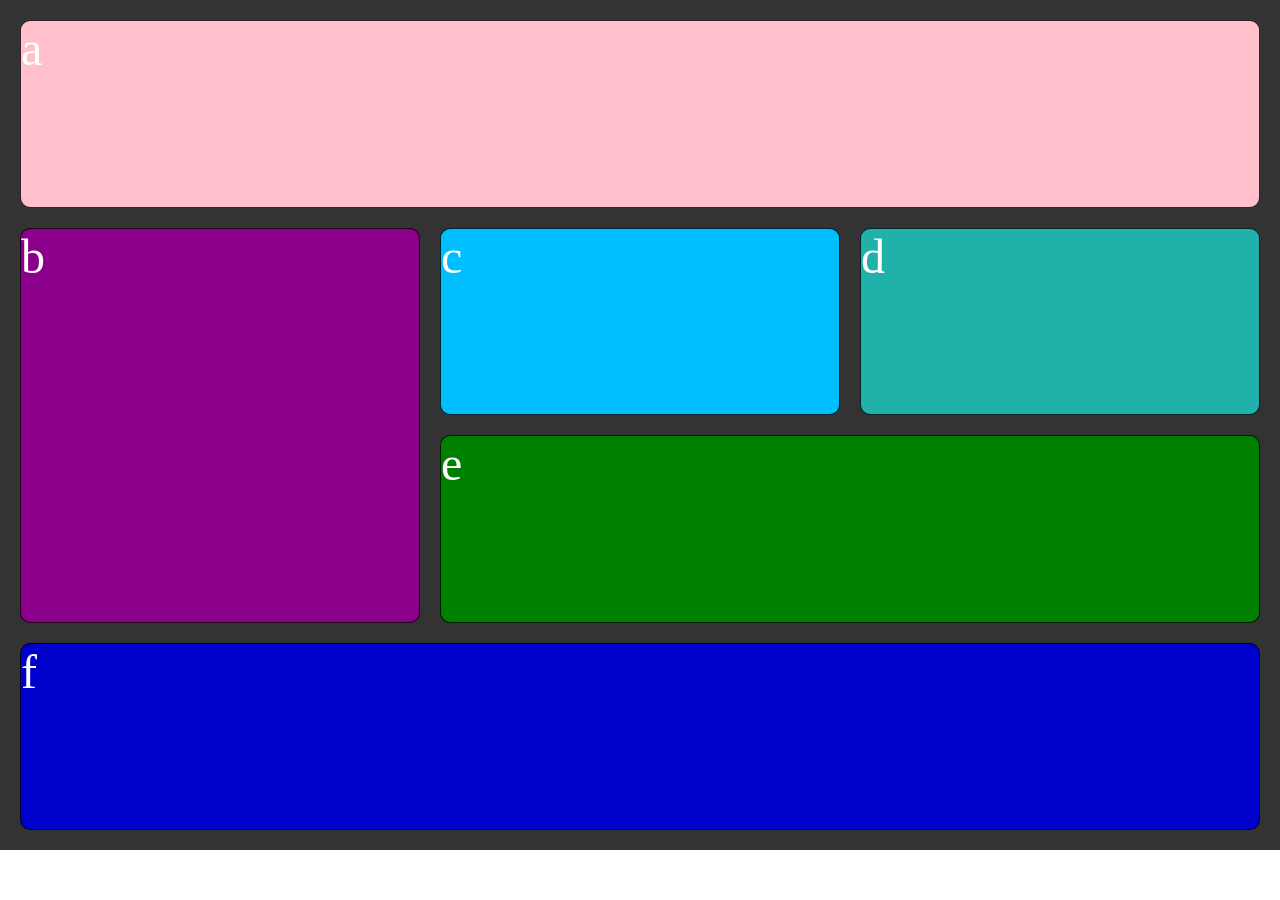
<file: session1-lab-exercise/EX-1/index.html>
<!DOCTYPE html>
<html lang="en">
<head>
    <meta charset="UTF-8">
    <meta name="viewport" content="width=device-width, initial-scale=1.0">
    <title>Grid</title>
    <link rel="stylesheet" href="style.css">
</head>
<body>
    <div class="wrapper">
        <div class="item a">a</div>
        <div class="item b">b</div>
        <div class="item c">c</div>  
        <div class="item d">d</div>
        <div class="item e">e</div>
        <div class="item f">f</div>  
      </div>
</body>
</html>
</file>
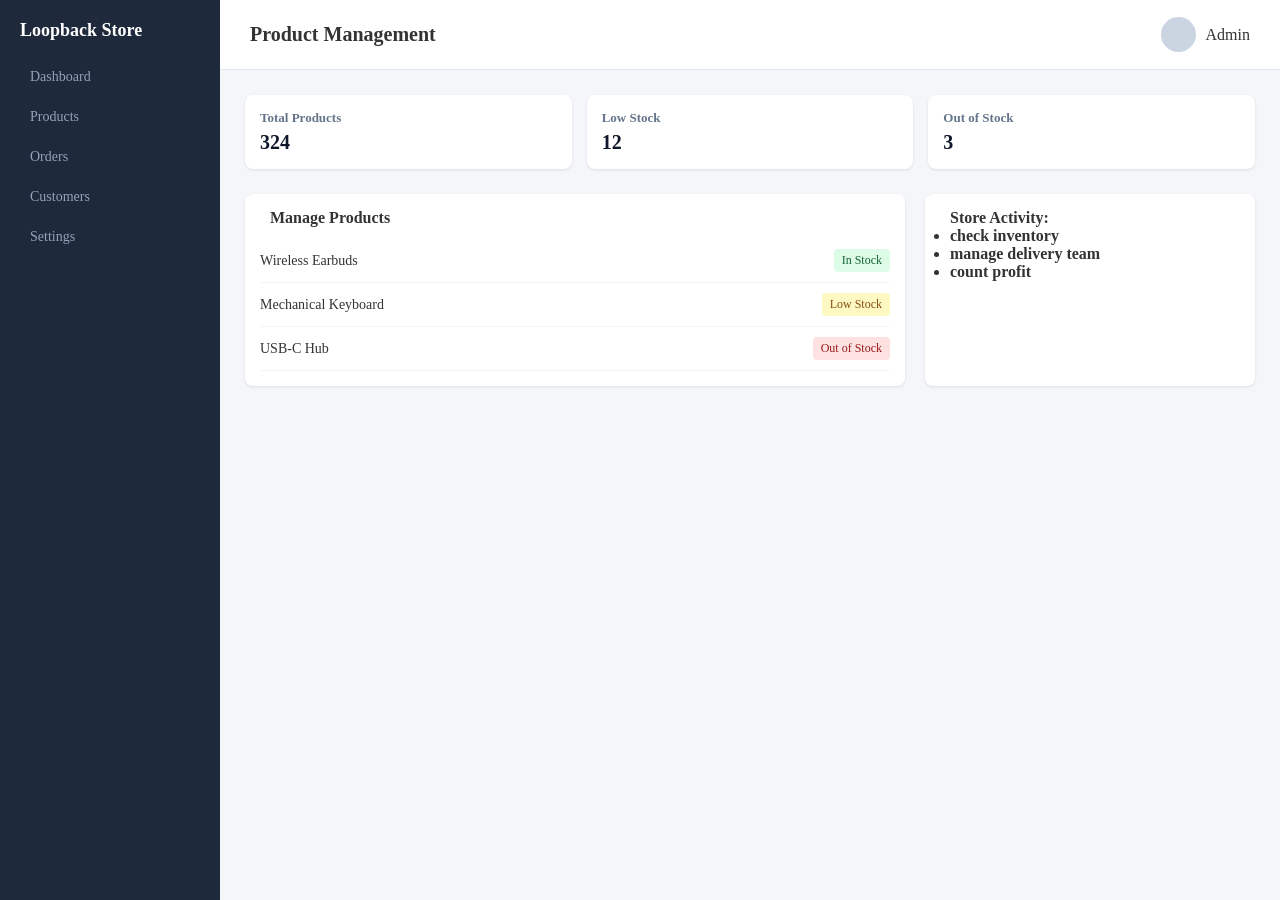
<file: session1-lab-exercise/EX-4/index.html>
<!DOCTYPE html>
<html lang="en">
<head>
    <meta charset="UTF-8">
    <meta name="viewport" content="width=device-width, initial-scale=1.0">
    <title>Loopback Store - Dashboard</title>
    <link rel="stylesheet" href="style.css">
</head>
<body>
    <div class="dashboard-container">
        <aside class="sidebar">
            <h2>Loopback Store</h2>
            <ul>
                <li><a href="#">Dashboard</a></li>
                <li><a href="#">Products</a></li>
                <li><a href="#">Orders</a></li>
                <li><a href="#">Customers</a></li>
                <li><a href="#">Settings</a></li>
            </ul>
        </aside>

        <header class="header">
            <h1>Product Management</h1>
            <div class="user-profile">
                <div class="avatar"></div>
                <span>Admin</span>
            </div>
        </header>

        <main class="main-content">
            <section class="cards-grid">
                <div class="card">
                    <h3>Total Products</h3>
                    <p>324</p>
                </div>
                <div class="card">
                    <h3>Low Stock</h3>
                    <p>12</p>
                </div>
                <div class="card">
                    <h3>Out of Stock</h3>
                    <p>3</p>
                </div>
            </section>

            <section class="content-grid">
                <div class="panel">
                    <h2>Manage Products</h2>
                    <div class="product-item">
                        <span>Wireless Earbuds</span>
                        <span class="badge">In Stock</span>
                    </div>
                    <div class="product-item">
                        <span>Mechanical Keyboard</span>
                        <span class="badge low">Low Stock</span>
                    </div>
                    <div class="product-item">
                        <span>USB-C Hub</span>
                        <span class="badge out">Out of Stock</span>
                    </div>
                </div>
                <div class="panel">
                    <h2>
                        <ul>Store Activity:
                            <li>check inventory</li>
                            <li>manage delivery team</li>
                            <li>count profit</li>
                        </ul>
                    </h2>
                    
                </div>
            </section>
        </main>
    </div>
</body>
</html>
</file>
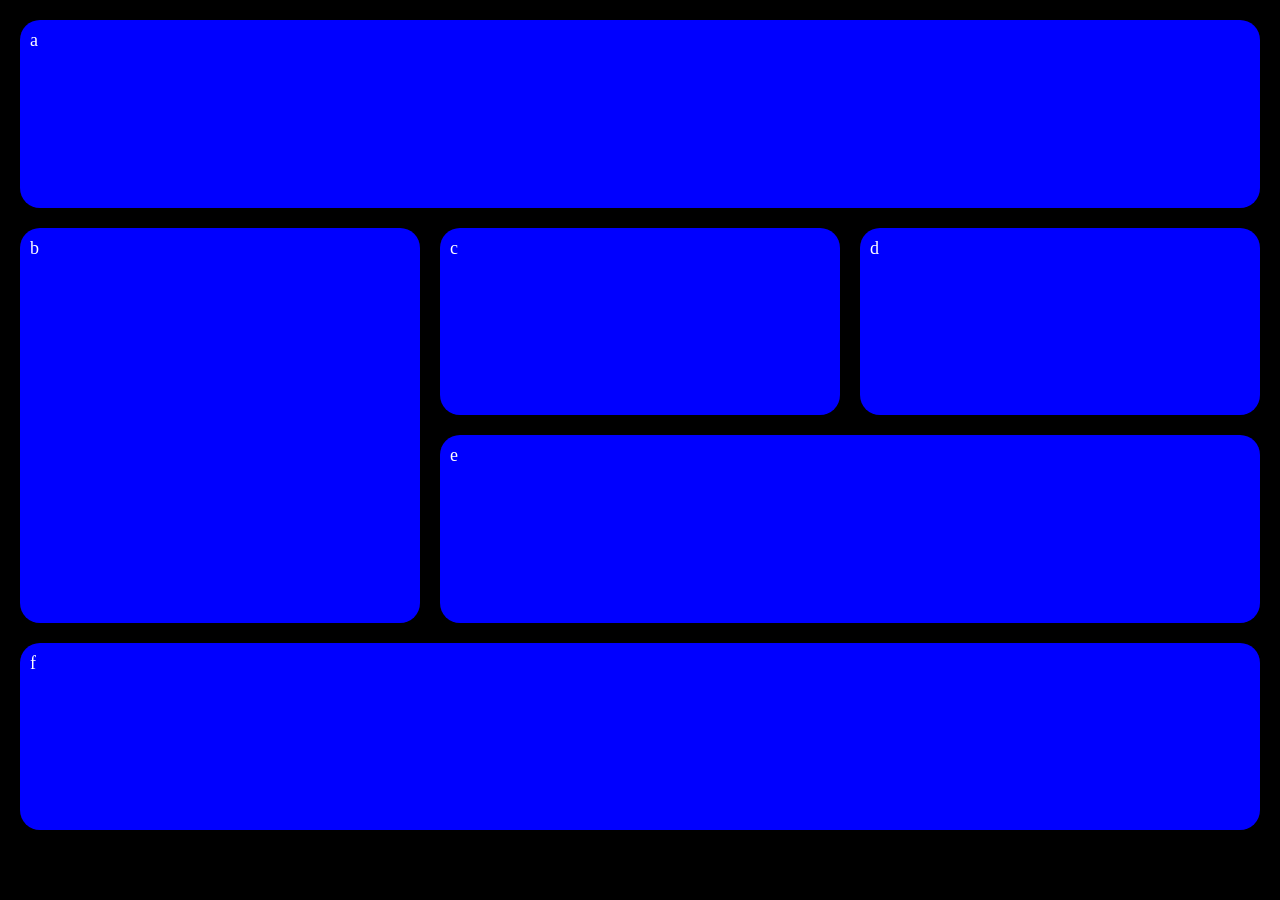
<file: session2-lab-exercise/EX-1/index.html>
<!DOCTYPE html>
<html lang="en">
<head>
    <meta charset="UTF-8">
    <meta name="viewport" content="width=device-width, initial-scale=1.0">
    <title>Ly Rathana</title>
    <link rel="stylesheet" href="style.css">
</head>
<body>
    <div class="container">
        <div class="blox a">a</div>
        <div class="blox b">b</div>
        <div class="blox c">c</div>
        <div class="blox d">d</div>
        <div class="blox e">e</div>
        <div class="blox f">f</div>
    </div>
</body>
</html>
</file>
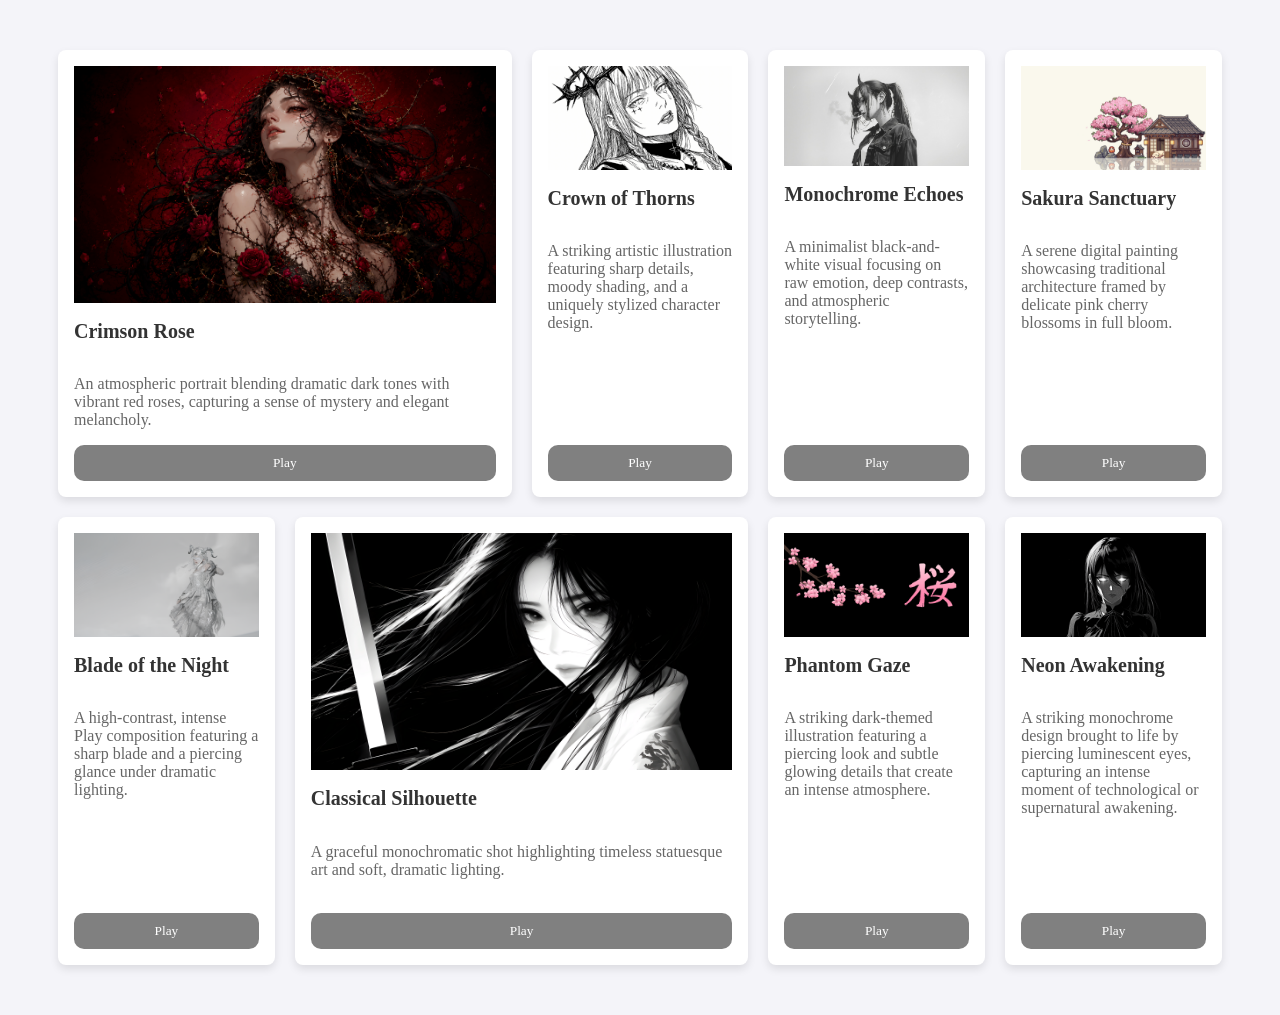
<file: session2-lab-exercise/EX-2/index.html>
<!DOCTYPE html>
<html lang="en">
<head>
    <meta charset="UTF-8">
    <meta name="viewport" content="width=device-width, initial-scale=1.0">
    <title>Random things</title>
    <link rel="stylesheet" href="style.css">
</head>
<body>
  
<main class="card-container">

  <div class="card span2">
    <img src="card1.png" alt="Card Image" class="card-image">
      <h2 class="card-title">Crimson Rose</h2>
      <p class="card-description">An atmospheric portrait blending dramatic dark tones with vibrant red roses, capturing a sense of mystery and elegant melancholy.</p>
      <button class="card-button">Play</button>
  </div>

  
  <div class="card">
    <img src="card2.png" alt="Card Image" class="card-image">
      <h2 class="card-title">Crown of Thorns</h2>
      <p class="card-description">A striking artistic illustration featuring sharp details, moody shading, and a uniquely stylized character design.</p>
      <button class="card-button">Play</button>
  </div>

  <div class="card">
    <img src="card3.png" alt="Card Image" class="card-image">
      <h2 class="card-title">Monochrome Echoes</h2>
      <p class="card-description">A minimalist black-and-white visual focusing on raw emotion, deep contrasts, and atmospheric storytelling.</p>
      <button class="card-button">Play</button>
  </div>

  
  <div class="card">
    <img src="card4.png" alt="Card Image" class="card-image">
      <h2 class="card-title">Sakura Sanctuary</h2>
      <p class="card-description">A serene digital painting showcasing traditional architecture framed by delicate pink cherry blossoms in full bloom.</p>
      <button class="card-button">Play</button>
  </div>

  
  <div class="card">
    <img src="card5.png" alt="Card Image" class="card-image">
      <h2 class="card-title">Blade of the Night</h2>
      <p class="card-description">A high-contrast, intense Play composition featuring a sharp blade and a piercing glance under dramatic lighting.</p>
      <button class="card-button">Play</button>
  </div>

  <div class="card span2">
    <img src="card6.png" alt="Card Image" class="card-image">
      <h2 class="card-title">Classical Silhouette</h2>
      <p class="card-description">A graceful monochromatic shot highlighting timeless statuesque art and soft, dramatic lighting.</p>
      <button class="card-button">Play</button>
  </div>
 

  <div class="card">
    <img src="card7.png" alt="Card Image" class="card-image">
      <h2 class="card-title">Phantom Gaze</h2>
      <p class="card-description">A striking dark-themed illustration featuring a piercing look and subtle glowing details that create an intense atmosphere.</p>
      <button class="card-button">Play</button>
  </div>

  
  <div class="card">
    <img src="card8.png" alt="Card Image" class="card-image">
      <h2 class="card-title">Neon Awakening</h2>
      <p class="card-description">A striking monochrome design brought to life by piercing luminescent eyes, capturing an intense moment of technological or supernatural awakening.</p>
      <button class="card-button">Play</button>
  </div>

  
  
</main>
</body>
</html>
</file>
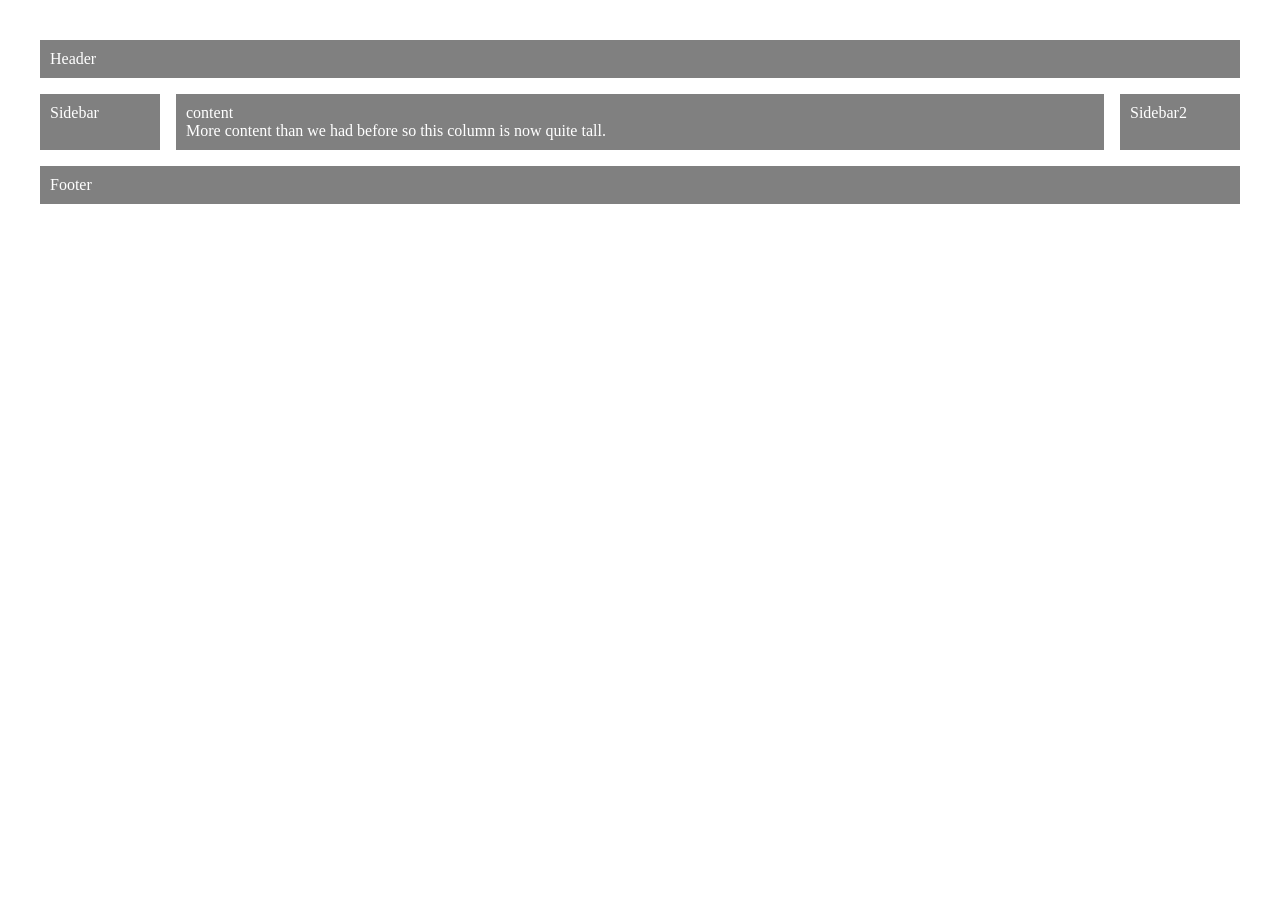
<file: session2-lab-exercise/EX-3/index.html>
<!DOCTYPE html>
<html lang="en">
<head>
    <meta charset="UTF-8">
    <meta name="viewport" content="width=device-width, initial-scale=1.0">
    <title>lyrathana</title>
    <link rel="stylesheet" href="style.css">
</head>
<body>
    <div class="container">
        <div class="box header">Header</div>
        <div class="box sidebar">Sidebar</div>
        <div class="box content">content
            <br />More content than we had before so this column is now quite tall.
        </div>
        <div class="box sidebar2">Sidebar2</div>
        <div class="box footer">Footer</div>
    </div>
</body>
</html>
</file>
<file: session1-lab-exercise/EX-1/style.css>
/* Styling only */
body {
  margin: 0;
}

.wrapper {
  background-color: #333333;
  color: #444;
  padding: 20px;
  height: 90vh;
  display: grid;
  grid-template-columns: repeat(3,1fr);
  grid-template-rows: repeat(4,1fr);
  gap: 20px;

}

.item {
  background-color: #3092d7;
  color: #fff;
  border-radius: 10px;
  border: 1px solid rgba(0, 0, 0, 0.8);
  font-size: 3em;
}

/* Layouting only  (your work)*/
.a{
  grid-column: 1/4;
  background-color: pink;
}
.b{
  grid-column: 1/2;
  grid-row: 2/4;
  background-color: #8B008B;
}
.c{
  grid-column: 2/3;
  background-color: #00BFFF;
}
.d{
  grid-column: 3/4;
  background-color: #20B2AA;
}
.e{
  grid-column: 2/4;
  background-color: #008000;
}
.f{
  grid-column: 1/4;
  background-color: #0000CD;
}
</file>
<file: session1-lab-exercise/EX-4/style.css>
* {
    margin: 0;
    padding: 0;
    box-sizing: border-box;
    font-family: 'Times New Roman', Times, serif;
}

body {
    background-color: #f4f6f9;
    color: #333;
}

.dashboard-container {
    display: grid;
    grid-template-areas:
        "header"
        "main";
    grid-template-columns: 1fr;
    grid-template-rows: 70px 1fr;
    min-height: 100vh;
}

.sidebar {
    display: none;
}

.header {
    grid-area: header;
    background-color: #ffffff;
    border-bottom: 1px solid #e2e8f0;
    display: flex;
    align-items: center;
    justify-content: space-between;
    padding: 0 20px;
}

.header h1 {
    font-size: 18px;
}

.user-profile {
    display: flex;
    align-items: center;
    gap: 10px;
}

.avatar {
    width: 35px;
    height: 35px;
    background-color: #cbd5e1;
    border-radius: 50%;
}

.main-content {
    grid-area: main;
    padding: 20px;
    display: flex;
    flex-direction: column;
    gap: 20px;
}

.cards-grid {
    display: grid;
    grid-template-columns: 1fr;
    gap: 15px;
}

.card {
    background-color: #ffffff;
    padding: 15px;
    border-radius: 8px;
    box-shadow: 0 1px 3px rgba(0, 0, 0, 0.1);
}

.card h3 {
    font-size: 13px;
    color: #64748b;
    margin-bottom: 5px;
}

.card p {
    font-size: 20px;
    font-weight: bold;
    color: #0f172a;
}

.content-grid {
    display: grid;
    grid-template-columns: 1fr;
    gap: 15px;
}

.panel {
    background-color: #ffffff;
    padding: 15px;
    border-radius: 8px;
    box-shadow: 0 1px 3px rgba(0, 0, 0, 0.1);
}

.panel h2 {
    font-size: 16px;
    margin-bottom: 12px;
    margin-left: 10px;
}

.product-item {
    display: flex;
    justify-content: space-between;
    align-items: center;
    padding: 10px 0;
    border-bottom: 1px solid #f1f5f9;
    font-size: 14px;
}

.badge {
    background-color: #dcfce7;
    color: #166534;
    padding: 4px 8px;
    border-radius: 4px;
    font-size: 12px;
}

.badge.low {
    background-color: #fef9c3;
    color: #854d0e;
}

.badge.out {
    background-color: #fee2e2;
    color: #991b1b;
}

@media (min-width: 500px) {
    .cards-grid {
        grid-template-columns: repeat(2, 1fr);
    }

    .cards-grid .card:last-child {
        grid-column: span 2;
    }

    .header {
        padding: 0 30px;
    }

    .header h1 {
        font-size: 20px;
    }

    .main-content {
        padding: 25px;
        gap: 25px;
    }
}

@media (min-width: 600px) {
    .dashboard-container {
        grid-template-areas:
            "sidebar header"
            "sidebar main";
        grid-template-columns: 220px 1fr;
        grid-template-rows: 70px 1fr;
    }

    .sidebar {
        grid-area: sidebar;
        background-color: #1e293b;
        color: #fff;
        padding: 20px;
        display: flex;
        flex-direction: column;
        gap: 20px;
    }

    .sidebar h2 {
        font-size: 18px;
    }

    .sidebar ul {
        list-style: none;
        display: flex;
        flex-direction: column;
        gap: 8px;
    }

    .sidebar a {
        color: #94a3b8;
        text-decoration: none;
        display: block;
        padding: 8px 10px;
        border-radius: 5px;
        font-size: 14px;
    }

    .sidebar a:hover {
        background-color: #334155;
        color: #fff;
    }

    .cards-grid {
        grid-template-columns: repeat(3, 1fr);
    }

    .cards-grid .card:last-child {
        grid-column: span 1;
    }

    .content-grid {
        grid-template-columns: 2fr 1fr;
        gap: 20px;
    }
}
</file>
<file: session2-lab-exercise/EX-1/style.css>
body{
    background-color: black;
    margin: 0;
    padding:20px;
}
.container{
    display: grid;
    grid-template-columns: repeat(3,1fr);
    grid-template-rows: repeat(4,1fr);
    gap: 20px;
    height: 90vh;
}
.blox{
    background-color: blue;
    color: white;
    font-size: 18px;
    font-family: 'Times New Roman', Times, serif;
    /* height: 90px; */
    border-radius: 20px;
    border: black;
    padding: 10px;
}
.a{
    grid-column: 1/4;
}
.b{
    grid-row: 2/4;
}
.c{
    grid-column: 2/3;
}
.d{
    grid-column: 3/4;
}
.e{
    grid-column: 2/4;
}
.f{
    grid-column: 1/4;
}
</file>
<file: session2-lab-exercise/EX-2/style.css>
body {
  font-family: 'Times New Roman', Times, serif;
  background-color: #f4f4f9;
}

.card-container {
  display: grid;
  grid-template-columns: repeat(5,1fr);
  grid-template-rows: repeat(2,1fr);
  gap: 20px;
  margin: 50px;
}
 
.card {
  background-color: #fff;
  border-radius: 8px;
  box-shadow: 0 4px 8px rgba(0, 0, 0, 0.1);
  padding: 16px;
  display: grid;
  grid-template-rows: auto auto 1fr auto;
}

.card-image {
  width: 100%;
  height: auto;
}

.card-title {
  font-size: 1.25rem;
  font-weight: bold;
  color: #333;
}

.card-description {
  font-size: 1rem;
  color: #666;
}

.card-button {
  padding: 10px;
  width: 100%;
  background: gray;
  color: #fff;
  border: none;
  border-radius: 10px;
  cursor: pointer;
  font-family: 'Times New Roman', Times, serif;
}
.span2{
  grid-column: span 2;

}
</file>
<file: session2-lab-exercise/EX-3/style.css>
body{
    margin :40px;
}
.container{
    display: grid;
    grid-gap: 1rem;
    grid-template-areas: 
        "header"
        "sidebar"
        "content"
        "sidebar2"
        "footer";

}
.sidebar{
    grid-area: sidebar;
}
.sidebar2{
    grid-area: sidebar2;

}
.content{
    grid-area: content;
}
.header{
    grid-area: header;
}
.footer{
    grid-area: footer;
}
.box{
    background-color: gray;
    padding: 10px;
    color: white;

}
@media (min-width: 500px){
    .container{
        display: grid;
        grid-gap: 1rem;
        grid-template-columns: 20% auto;
        grid-template-areas: 
            "header header"
            "sidebar content"
            "sidebar2 sidebar2"
            "footer footer";
    }
}
@media (min-width: 600px){
    .container{
        display: grid;
        grid-gap:1rem;
        grid-template-columns:120px auto 120px;
        grid-template-areas:
            "header header header"
            "sidebar content sidebar2"
            "footer footer footer";
    }
}
</file>
